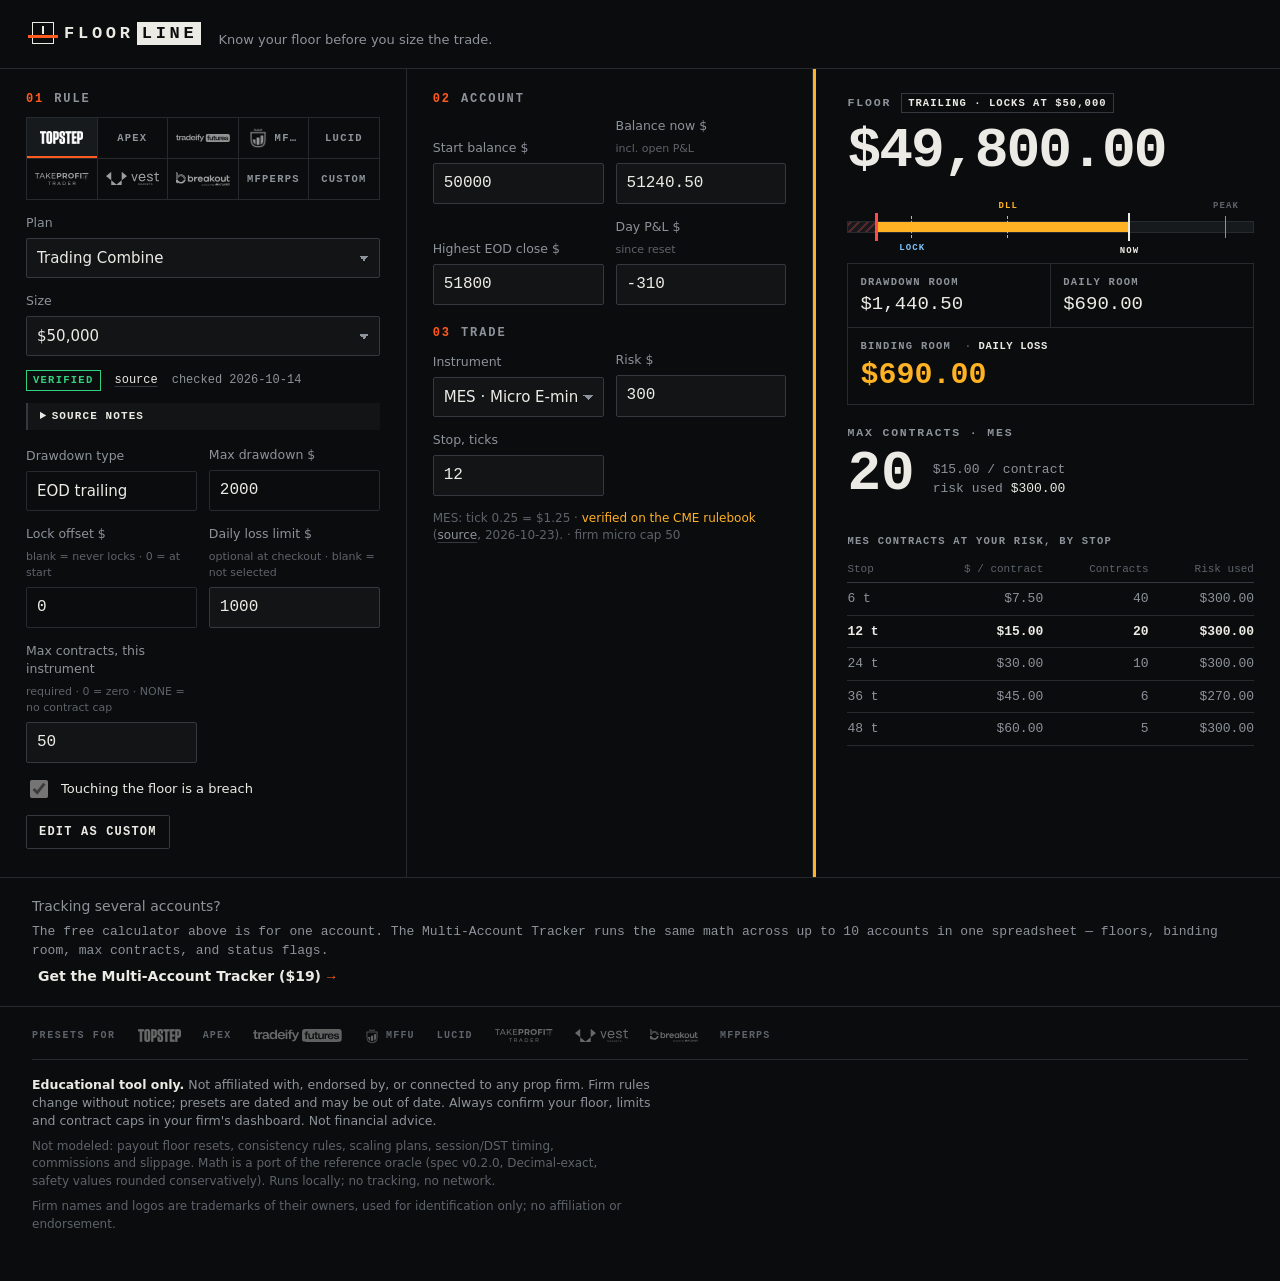
<file: index.html>
<!doctype html>
<html lang="en">
<head>
<meta charset="utf-8">
<meta name="viewport" content="width=device-width, initial-scale=1">
<meta name="color-scheme" content="dark">
<meta name="description" content="Floorline: prop firm drawdown floor, remaining room and position size calculator. Runs entirely in your browser.">
<title>Floorline · prop drawdown floor & size calculator</title>
<link rel="icon" href="data:image/svg+xml,%3Csvg xmlns='http://www.w3.org/2000/svg' viewBox='0 0 16 16'%3E%3Crect width='16' height='16' fill='%230b0c0d'/%3E%3Crect x='2' y='10' width='12' height='2' fill='%23ff5b1f'/%3E%3Crect x='7' y='3' width='2' height='6' fill='%23eceae4'/%3E%3C/svg%3E">
<link rel="stylesheet" href="css/app.css">
</head>
<body>
<header class="top">
  <a class="brand" href="#" aria-label="Floorline home">
    <span class="mark" aria-hidden="true"><i></i></span>
    <span class="word">FLOOR<b>LINE</b></span>
  </a>
  <p class="tag">Know your floor before you size the trade.</p>
</header>

<main class="grid">
  <section class="panel rule" aria-labelledby="h-rule">
    <h2 id="h-rule"><span class="num">01</span>Rule</h2>
    <div id="firmChips" class="firms" role="radiogroup" aria-label="Firm"></div>
    <div class="row3">
      <label class="firmSel">Firm<select id="firm"></select></label>
      <label>Plan<select id="plan"></select></label>
      <label>Size<select id="size"></select></label>
    </div>
    <div id="presetMeta" class="meta"></div>
    <div id="ruleNote" class="note" hidden></div>
    <details id="srcNote" class="src" hidden><summary>Source notes</summary><p></p></details>
    <fieldset id="ruleFields" class="fields">
      <legend class="sr">Rule fields</legend>
      <label data-f="type">Drawdown type
        <select id="ddType">
          <option value="eod_trailing">EOD trailing</option>
          <option value="intraday_trailing">Intraday trailing</option>
          <option value="static">Static</option>
        </select></label>
      <label data-f="dd">Max drawdown $<input id="ddAmt" inputmode="decimal" autocomplete="off"></label>
      <label data-f="lock">Lock offset $ <small>blank = never locks · 0 = at start</small><input id="lockOff" inputmode="decimal" autocomplete="off"></label>
      <label data-f="dll">Daily loss limit $ <small>blank = none</small><input id="dll" inputmode="decimal" autocomplete="off"></label>
      <label data-f="dllpct" hidden>DLL rate<select id="dllPct"></select></label>
      <label data-f="dllbasis" hidden>Balance at last DLL reset $<input id="dllBasis" inputmode="decimal" autocomplete="off"></label>
      <label data-f="cap">Max contracts, this instrument <small>required · 0 = zero · NONE = no contract cap</small><input id="cap" inputmode="text" autocomplete="off"></label>
      <label data-f="touch" class="check"><input type="checkbox" id="touch" checked> Touching the floor is a breach</label>
    </fieldset>
    <div class="ruleActions"><button id="toCustom" type="button" class="ghost">Edit as custom</button></div>
  </section>

  <section class="panel acct" aria-labelledby="h-acct">
    <h2 id="h-acct"><span class="num">02</span>Account</h2>
    <div class="row2">
      <label>Start balance $<input id="start" inputmode="decimal" autocomplete="off"></label>
      <label>Balance now $ <small>incl. open P&L</small><input id="bal" inputmode="decimal" autocomplete="off"></label>
      <label><span id="peakLbl">Highest EOD close $</span><input id="peak" inputmode="decimal" autocomplete="off"></label>
      <label>Day P&L $ <small>since reset</small><input id="pnl" inputmode="decimal" autocomplete="off"></label>
    </div>
    <h2 class="sub"><span class="num">03</span>Trade</h2>
    <div class="row2">
      <label>Instrument<select id="inst"></select></label>
      <label>Risk $<input id="risk" inputmode="decimal" autocomplete="off"></label>
      <label data-fut>Stop, ticks<input id="ticks" inputmode="numeric" autocomplete="off"></label>
      <label data-cry hidden>Entry<input id="entry" inputmode="decimal" autocomplete="off"></label>
      <label data-cry hidden>Stop price<input id="stopPx" inputmode="decimal" autocomplete="off"></label>
      <label data-cry hidden>Qty step<input id="step" inputmode="decimal" autocomplete="off"></label>
    </div>
    <p id="instNote" class="fine"></p>
  </section>

  <section class="panel out" aria-labelledby="h-out" aria-live="polite">
    <h2 id="h-out" class="sr">Result</h2>
    <div id="err" class="err" hidden></div>
    <div class="hero">
      <div class="lbl">Floor <span id="lockBadge" class="pill"></span></div>
      <div id="floor" class="big">—</div>
    </div>
    <div id="gauge" class="gauge" aria-hidden="true">
      <div class="rail"><div class="danger"></div><div id="gFill" class="fill"></div>
        <div id="gDll" class="mk dllmk"><span>DLL</span></div>
        <div id="gLock" class="mk lockmk"><span>LOCK</span></div>
        <div id="gStart" class="mk startmk"><span>START</span></div>
        <div id="gPeak" class="mk peakmk"><span>PEAK</span></div>
        <div id="gFloor" class="mk floormk"></div>
        <div id="gEq" class="mk eqmk"><span>NOW</span></div>
      </div>
    </div>
    <dl class="stats">
      <div><dt>Drawdown room</dt><dd id="ddRoom">—</dd></div>
      <div><dt>Daily room</dt><dd id="dRoom">—</dd></div>
      <div class="bind"><dt>Binding room <span id="bindBy" class="by"></span></dt><dd id="bRoom">—</dd></div>
    </dl>
    <div class="size">
      <div class="lbl" id="sizeLbl">Max contracts</div>
      <div class="sizeRow"><div id="contracts" class="big2">—</div><div id="sizeDetail" class="detail"></div></div>
      <div id="flags" class="flags"></div>
    </div>
    <table class="quick" id="quick"><caption id="quickCap">Contracts by stop</caption><thead><tr><th>Stop</th><th>$ / contract</th><th>Contracts</th><th>Risk used</th></tr></thead><tbody></tbody></table>
  </section>
</main>

<aside id="trackerCta" class="cta" hidden>
  <a id="trackerLink" href="#" rel="noopener">Tracking several accounts?<br><span style="font-size:13px;color:var(--mut);">The free calculator above is for one account. The Multi-Account Tracker runs the same math across up to 10 accounts in one spreadsheet — floors, binding room, max contracts, and status flags.</span><br><b>Get the Multi-Account Tracker ($19)</b> <span aria-hidden="true">→</span></a>
</aside>

<footer class="foot">
  <div class="strip" aria-label="Firms with presets"><span class="stripLbl">Presets for</span><div id="logoStrip" class="stripRow"></div></div>
  <p><strong>Educational tool only.</strong> Not affiliated with, endorsed by, or connected to any prop firm. Firm rules change without notice; presets are dated and may be out of date. Always confirm your floor, limits and contract caps in your firm's dashboard. Not financial advice.</p>
  <p class="fine">Not modeled: payout floor resets, consistency rules, scaling plans, session/DST timing, commissions and slippage. Math is a port of the reference oracle (spec v0.2.0, Decimal-exact, safety values rounded conservatively). Runs locally; no tracking, no network.</p>
  <p class="fine">Firm names and logos are trademarks of their owners, used for identification only; no affiliation or endorsement.</p>
</footer>

<script src="js/decimal.js"></script>
<script src="js/oracle.js"></script>
<script src="js/config.js"></script>
<script src="js/data.js"></script>
<script src="js/selector.js"></script>
<script src="js/app.js"></script>
</body>
</html>
</file>
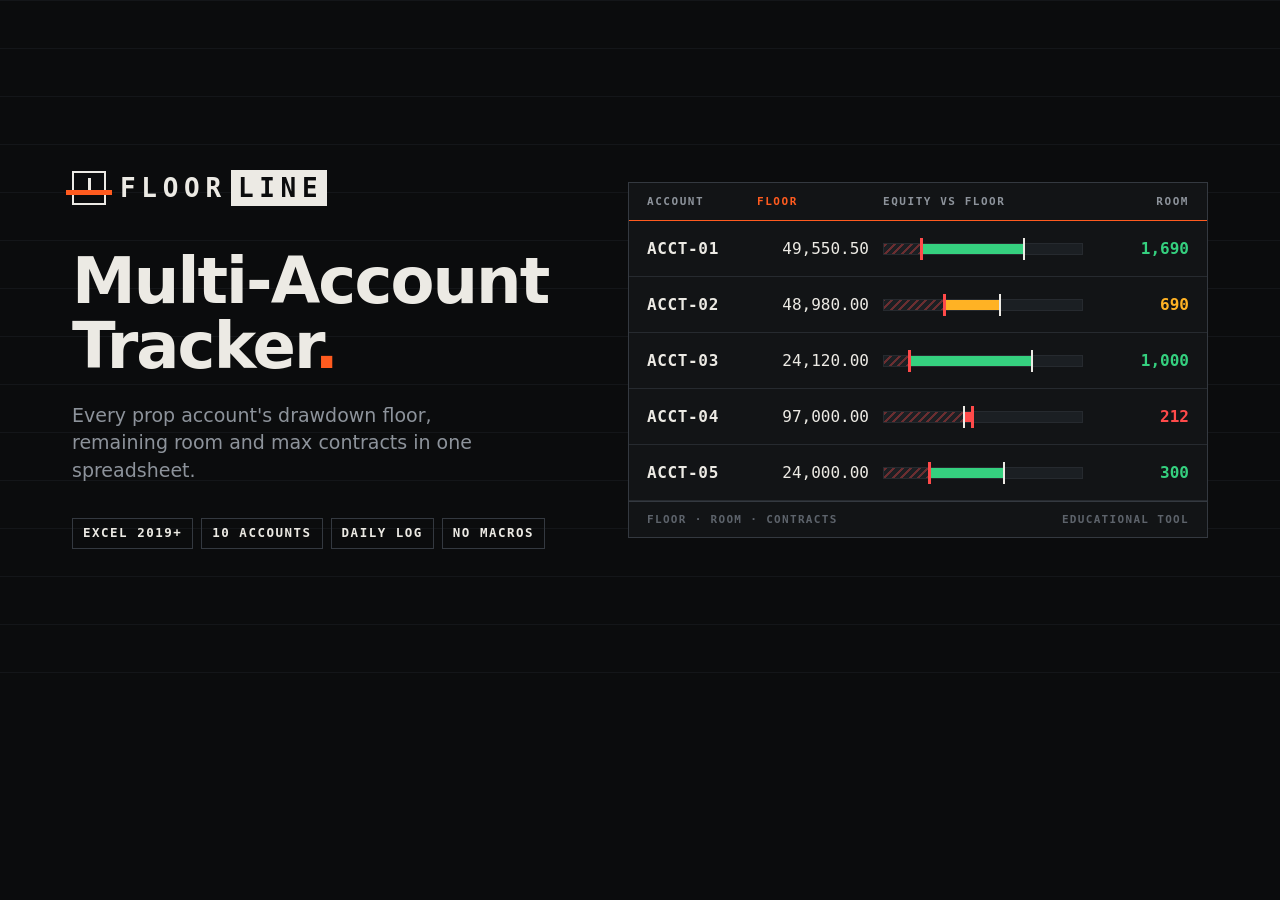
<file: tracker/cover/cover.html>
<!doctype html>
<html lang="en"><head><meta charset="utf-8">
<title>Floorline Multi-Account Tracker — cover</title>
<!-- Render: cover.html (1280x720) and cover.html#thumb (600x600) via tracker/cover/render.sh. System/mono fonts only. -->
<style>
:root{--bg:#0b0c0d;--panel:#121416;--line:#262a2f;--line2:#343940;--ink:#eceae4;--mut:#8d939b;--dim:#5d636b;--brand:#ff5b1f;--g:#35d07f;--a:#ffb224;--r:#ff4a4a;
--mono:ui-monospace,"SF Mono",Menlo,Consolas,"DejaVu Sans Mono","Liberation Mono",monospace;--sans:system-ui,-apple-system,"Segoe UI",Roboto,Arial,sans-serif}
*{box-sizing:border-box;margin:0}
html,body{background:var(--bg);color:var(--ink);overflow:hidden}
.c{position:relative;width:1280px;height:720px;padding:64px 72px;display:grid;grid-template-columns:500px 1fr;gap:56px;align-items:center}
.c::before{content:"";position:absolute;inset:0;background:linear-gradient(var(--line) 1px,transparent 1px) 0 0/100% 48px;opacity:.35}
.c>*{position:relative}
.brand{display:flex;align-items:center;gap:14px}
.mark{position:relative;width:34px;height:34px;border:2px solid var(--ink)}
.mark i{position:absolute;left:-8px;right:-8px;bottom:8px;height:5px;background:var(--brand)}
.mark::before{content:"";position:absolute;left:14px;top:5px;width:3px;height:12px;background:var(--ink)}
.word{font:700 26px/1 var(--mono);letter-spacing:.22em}
.word b{color:var(--bg);background:var(--ink);padding:3px 4px 3px 7px;margin-left:4px}
h1{font:700 64px/1.02 var(--sans);letter-spacing:-.03em;margin:44px 0 22px}
h1 span{color:var(--brand)}
.sub{font:500 19px/1.45 var(--sans);color:var(--mut);max-width:440px}
.tags{display:flex;gap:8px;margin-top:34px;flex-wrap:wrap}
.tags span{font:600 12.5px/1 var(--mono);letter-spacing:.12em;text-transform:uppercase;border:1px solid var(--line2);padding:8px 10px;color:var(--ink)}
/* visual */
.v{border:1px solid var(--line2);background:var(--panel)}
.vh,.row{display:grid;grid-template-columns:96px 112px 1fr 92px;gap:14px;align-items:center;padding:0 18px}
.vh{height:38px;border-bottom:1px solid var(--brand);font:600 11px/1 var(--mono);letter-spacing:.14em;color:var(--mut);text-transform:uppercase}
.vh .fl{color:var(--brand)}
.row{height:56px;border-bottom:1px solid var(--line);font:500 16px/1 var(--mono);font-variant-numeric:tabular-nums}
.row:last-child{border-bottom:0}
.id{color:var(--ink);font-weight:700;letter-spacing:.04em}
.fv{text-align:right;color:var(--ink)}
.bar{position:relative;height:12px;background:#1b1f23;border:1px solid var(--line)}
.bar .d{position:absolute;left:0;top:0;bottom:0;background:repeating-linear-gradient(-45deg,rgba(255,74,74,.35) 0 2px,transparent 2px 6px)}
.bar .f{position:absolute;top:-6px;bottom:-6px;width:3px;background:var(--r)}
.bar .x{position:absolute;top:0;bottom:0}
.bar .n{position:absolute;top:-6px;bottom:-6px;width:2px;background:var(--ink)}
.rm{text-align:right;font-weight:700}
.g{color:var(--g)}.a{color:var(--a)}.r{color:var(--r)}
.row.br{background:#3a0b0b}
.row.br .rm{font:700 12px/1 var(--mono);letter-spacing:.1em}
.foot{display:flex;justify-content:space-between;padding:12px 18px;border-top:1px solid var(--line2);font:600 11px/1 var(--mono);letter-spacing:.12em;color:var(--dim);text-transform:uppercase}
/* thumbnail */
body.thumb .c{width:600px;height:600px;padding:44px 40px;grid-template-columns:1fr;gap:28px;align-content:center}
body.thumb h1{font-size:44px;margin:30px 0 0}
body.thumb .sub,body.thumb .tags,body.thumb .foot,body.thumb .vh>:nth-child(2),body.thumb .row>:nth-child(2){display:none}
body.thumb .vh,body.thumb .row{grid-template-columns:86px 1fr 92px}
body.thumb .row{height:48px}
body.thumb .row:nth-child(n+5){display:none}
body.thumb .word{font-size:22px}
</style></head>
<body><script>if(location.hash==="#thumb")document.body.className="thumb"</script>
<div class="c">
  <div>
    <div class="brand"><span class="mark"><i></i></span><span class="word">FLOOR<b>LINE</b></span></div>
    <h1>Multi-Account<br>Tracker<span>.</span></h1>
    <p class="sub">Every prop account's drawdown floor, remaining room and max contracts in one spreadsheet.</p>
    <div class="tags"><span>Excel 2019+</span><span>10 accounts</span><span>Daily log</span><span>No macros</span></div>
  </div>
  <div class="v" aria-hidden="true">
    <div class="vh"><span>Account</span><span class="fl">Floor</span><span>Equity vs floor</span><span style="text-align:right">Room</span></div>
    <div class="row"><span class="id">ACCT-01</span><span class="fv">49,550.50</span><div class="bar"><div class="d" style="width:18%"></div><div class="x" style="left:18%;width:52%;background:var(--g)"></div><div class="f" style="left:18%"></div><div class="n" style="left:70%"></div></div><span class="rm g">1,690</span></div>
    <div class="row"><span class="id">ACCT-02</span><span class="fv">48,980.00</span><div class="bar"><div class="d" style="width:30%"></div><div class="x" style="left:30%;width:28%;background:var(--a)"></div><div class="f" style="left:30%"></div><div class="n" style="left:58%"></div></div><span class="rm a">690</span></div>
    <div class="row"><span class="id">ACCT-03</span><span class="fv">24,120.00</span><div class="bar"><div class="d" style="width:12%"></div><div class="x" style="left:12%;width:62%;background:var(--g)"></div><div class="f" style="left:12%"></div><div class="n" style="left:74%"></div></div><span class="rm g">1,000</span></div>
    <div class="row"><span class="id">ACCT-04</span><span class="fv">97,000.00</span><div class="bar"><div class="d" style="width:44%"></div><div class="x" style="left:40%;width:4%;background:var(--r)"></div><div class="f" style="left:44%"></div><div class="n" style="left:40%"></div></div><span class="rm r">212</span></div>
    <div class="row"><span class="id">ACCT-05</span><span class="fv">24,000.00</span><div class="bar"><div class="d" style="width:22%"></div><div class="x" style="left:22%;width:38%;background:var(--g)"></div><div class="f" style="left:22%"></div><div class="n" style="left:60%"></div></div><span class="rm g">300</span></div>
    <div class="foot"><span>Floor · Room · Contracts</span><span>Educational tool</span></div>
  </div>
</div></body></html>
</file>
<file: css/app.css>
/* Floorline — instrument-panel aesthetic. System + monospace stacks only. */
:root {
  --bg: #0b0c0d; --panel: #121416; --panel2: #171a1d; --line: #262a2f; --line2: #343940;
  --ink: #eceae4; --mut: #8d939b; --dim: #5d636b;
  --brand: #ff5b1f; --green: #35d07f; --amber: #ffb224; --red: #ff4a4a; --lock: #7cc4ff;
  --lvl: var(--mut);
  --sans: system-ui, -apple-system, "Segoe UI", Roboto, "Helvetica Neue", Arial, sans-serif;
  --mono: ui-monospace, "SF Mono", SFMono-Regular, Menlo, Consolas, "Liberation Mono", monospace;
  color-scheme: dark;
}
* { box-sizing: border-box; }
html { -webkit-text-size-adjust: 100%; }
body { margin: 0; background: var(--bg); color: var(--ink); font: 15px/1.45 var(--sans); }
a { color: var(--ink); text-decoration-color: var(--line2); text-underline-offset: 3px; }
a:hover { text-decoration-color: var(--brand); }
.sr { position: absolute; width: 1px; height: 1px; overflow: hidden; clip: rect(0 0 0 0); }

/* header / logo */
.top { display: flex; flex-wrap: wrap; align-items: baseline; gap: 6px 18px; padding: 18px 16px 14px; border-bottom: 1px solid var(--line); }
.brand { display: inline-flex; align-items: center; gap: 10px; text-decoration: none; }
.mark { position: relative; width: 22px; height: 22px; border: 1.5px solid var(--ink); }
.mark i { position: absolute; left: -5px; right: -5px; bottom: 5px; height: 3px; background: var(--brand); }
.mark::before { content: ""; position: absolute; left: 8.5px; top: 3px; width: 2px; height: 8px; background: var(--ink); }
.word { font: 700 17px/1 var(--mono); letter-spacing: .22em; }
.word b { font-weight: 700; color: var(--bg); background: var(--ink); padding: 2px 3px 2px 5px; margin-left: 3px; }
.tag { margin: 0; color: var(--mut); font-size: 13px; }

/* layout */
.grid { display: grid; gap: 1px; background: var(--line); grid-template-columns: 1fr; }
.panel { background: var(--bg); padding: 18px 16px 20px; min-width: 0; }
.out { order: -1; }   /* mobile: the answer first, inputs below */
.rule { order: -2; }
h2 { margin: 0 0 12px; font: 600 12px/1 var(--mono); letter-spacing: .16em; text-transform: uppercase; color: var(--mut); display: flex; gap: 10px; align-items: center; }
h2.sub { margin-top: 22px; }
.num { color: var(--brand); }

/* forms */
label { display: flex; flex-direction: column; gap: 6px; font-size: 12.5px; color: var(--mut); min-width: 0; }
label small { color: var(--dim); font-size: 11px; }
input, select {
  font: 500 16px/1.2 var(--mono); font-variant-numeric: tabular-nums; color: var(--ink);
  background: var(--panel); border: 1px solid var(--line2); border-radius: 2px; padding: 10px 10px; width: 100%; min-width: 0;
}
select { font-family: var(--sans); font-size: 15px; appearance: none; background-image: linear-gradient(45deg, transparent 50%, var(--mut) 50%), linear-gradient(135deg, var(--mut) 50%, transparent 50%); background-position: calc(100% - 15px) 52%, calc(100% - 10px) 52%; background-size: 5px 5px; background-repeat: no-repeat; padding-right: 26px; }
input:focus, select:focus { outline: none; border-color: var(--ink); box-shadow: 0 0 0 1px var(--ink); }
input:disabled, select:disabled { background: transparent; border-color: var(--line); color: var(--ink); opacity: 1; -webkit-text-fill-color: var(--ink); }
label.check { flex-direction: row; align-items: center; gap: 10px; font-size: 13px; color: var(--ink); grid-column: 1 / -1; }
label.check input { width: 18px; height: 18px; accent-color: var(--brand); }
.row3, .row2, .fields { display: grid; gap: 14px 12px; grid-template-columns: 1fr 1fr; align-items: end; }
.firmSel { display: none !important; }
.fields { border: 0; padding: 0; margin: 16px 0 0; }
label.flag input, label.flag select { border-color: var(--amber); border-style: dashed; }
.flagtag { font: 600 10px/1 var(--mono); font-style: normal; letter-spacing: .08em; text-transform: uppercase; color: var(--amber); }
[hidden] { display: none !important; }

.meta { display: flex; flex-wrap: wrap; gap: 6px 14px; align-items: center; margin-top: 14px; font: 12px/1.3 var(--mono); color: var(--mut); }
.badge { font: 700 10.5px/1 var(--mono); letter-spacing: .12em; text-transform: uppercase; padding: 4px 6px; border: 1px solid; }
.badge.verified { color: var(--green); }
.badge.partial { color: var(--amber); }
.badge.custom_only, .badge.custom { color: var(--mut); }
.note { margin: 12px 0 0; padding: 10px 12px; border-left: 2px solid var(--amber); background: var(--panel); font-size: 12.5px; color: var(--ink); }
.note.quiet { border-left-color: var(--line2); color: var(--mut); }
.ruleActions { margin-top: 14px; }
button.ghost { font: 600 12px/1 var(--mono); letter-spacing: .1em; text-transform: uppercase; color: var(--ink); background: none; border: 1px solid var(--line2); padding: 10px 12px; cursor: pointer; border-radius: 2px; }
button.ghost:hover { border-color: var(--ink); }
.fine { color: var(--dim); font-size: 12px; margin: 14px 0 0; }
.fine a { color: var(--mut); }
.ind { color: var(--amber); }

/* output */
.out { --lvl: var(--mut); position: relative; }
.out[data-level="green"] { --lvl: var(--green); }
.out[data-level="amber"] { --lvl: var(--amber); }
.out[data-level="red"] { --lvl: var(--red); }
.out::before { content: ""; position: absolute; left: 0; top: 0; bottom: 0; width: 3px; background: var(--lvl); transition: background-color .5s; }
.lbl { font: 600 11.5px/1 var(--mono); letter-spacing: .16em; text-transform: uppercase; color: var(--mut); display: flex; flex-wrap: wrap; align-items: center; gap: 10px; }
.big { font: 600 clamp(38px, 11.5vw, 60px)/1.02 var(--mono); font-variant-numeric: tabular-nums; letter-spacing: -.035em; margin: 10px 0 2px; white-space: nowrap; }
.big.tick { animation: settle .5s ease-out; }
@keyframes settle { 0% { color: var(--brand); } 100% { color: var(--ink); } }
.pill { font: 600 10.5px/1 var(--mono); letter-spacing: .1em; padding: 4px 6px; border: 1px solid var(--line2); color: var(--ink); }
.pill:empty { display: none; }
.pill.lock { color: var(--lock); border-color: var(--lock); }
.pill.red { color: var(--bg); background: var(--red); border-color: var(--red); }
.err { margin: 0 0 14px; padding: 10px 12px; border: 1px solid var(--red); color: var(--ink); font-size: 13px; }
.err b { color: var(--red); font: 700 11px var(--mono); letter-spacing: .1em; margin-right: 6px; }

/* gauge */
.gauge { margin: 22px 0 30px; padding-top: 18px; transition: opacity .3s; }
.gauge.off { opacity: .25; }
.rail { position: relative; height: 12px; background: var(--panel2); border: 1px solid var(--line); }
.danger { position: absolute; left: 0; top: 0; bottom: 0; background: repeating-linear-gradient(-45deg, rgba(255,74,74,.28) 0 2px, transparent 2px 6px); transition: width .45s cubic-bezier(.2,.7,.2,1); }
.fill { position: absolute; top: 0; bottom: 0; background: var(--lvl); transition: left .45s cubic-bezier(.2,.7,.2,1), width .45s cubic-bezier(.2,.7,.2,1), background-color .5s; }
.mk { position: absolute; top: -6px; bottom: -6px; width: 0; border-left: 1px solid var(--mut); transition: left .45s cubic-bezier(.2,.7,.2,1); }
.mk span { position: absolute; top: -14px; left: 0; transform: translateX(-50%); font: 600 9px/1 var(--mono); letter-spacing: .12em; color: var(--mut); white-space: nowrap; }
.floormk { border-left: 3px solid var(--red); margin-left: -1px; top: -9px; bottom: -9px; }
.eqmk { border-left: 2px solid var(--ink); top: -9px; bottom: -9px; }
.eqmk span { top: auto; bottom: -15px; color: var(--ink); }
.peakmk span, .startmk span { color: var(--dim); }
.startmk { border-left-style: dotted; }
.lockmk { border-left: 1px dashed var(--lock); }
.lockmk span { color: var(--lock); top: auto; bottom: -15px; }
.dllmk { border-left: 1px dashed var(--amber); }
.dllmk span { color: var(--amber); }

.stats { display: grid; grid-template-columns: 1fr 1fr; gap: 1px; background: var(--line); border: 1px solid var(--line); margin: 0; }
.stats > div { background: var(--bg); padding: 12px; }
.stats dt { font: 600 10.5px/1.2 var(--mono); letter-spacing: .12em; text-transform: uppercase; color: var(--mut); }
.stats dd { margin: 6px 0 0; font: 500 19px/1.1 var(--mono); font-variant-numeric: tabular-nums; }
.stats .bind { grid-column: 1 / -1; }
.stats .bind dd { font-size: 30px; font-weight: 600; color: var(--lvl); transition: color .5s; }
.by { color: var(--ink); margin-left: 6px; letter-spacing: .06em; }
.by:not(:empty)::before { content: "· "; color: var(--dim); }

.size { margin-top: 22px; }
.sizeRow { display: flex; align-items: flex-end; gap: 18px; margin-top: 8px; }
.big2 { font: 600 56px/1 var(--mono); font-variant-numeric: tabular-nums; }
.big2.statusWord { font: 600 22px/1.25 var(--mono); letter-spacing: 0; }
.detail { font: 13px/1.45 var(--mono); color: var(--mut); padding-bottom: 4px; }
.detail b { color: var(--ink); font-weight: 500; }
.flags { display: flex; flex-wrap: wrap; gap: 8px; margin-top: 12px; }
.flagchip { font: 12px/1.2 var(--mono); padding: 6px 8px; border: 1px solid var(--amber); color: var(--ink); }
.flagchip b { color: var(--amber); letter-spacing: .08em; margin-right: 4px; }

.quick { width: 100%; border-collapse: collapse; margin-top: 22px; font: 13px/1.2 var(--mono); font-variant-numeric: tabular-nums; }
.quick caption { text-align: left; font: 600 10.5px/1 var(--mono); letter-spacing: .12em; text-transform: uppercase; color: var(--mut); padding-bottom: 10px; }
.quick th { text-align: right; font-weight: 500; color: var(--dim); font-size: 11px; padding: 6px 0; border-bottom: 1px solid var(--line2); }
.quick td { text-align: right; padding: 8px 0; border-bottom: 1px solid var(--line); }
.quick th:first-child, .quick td:first-child { text-align: left; }
.quick tr.cur td { color: var(--ink); font-weight: 700; }
.quick tr:not(.cur) td { color: var(--mut); }
.quick sup { color: var(--amber); font-size: 9px; margin-left: 2px; }

.foot { border-top: 1px solid var(--line); padding: 18px 16px 34px; font-size: 12.5px; color: var(--mut); }
.foot p { margin: 0 0 8px; max-width: 78ch; }
.foot strong { color: var(--ink); }

/* desktop */
@media (min-width: 900px) {
  .top { padding: 22px 32px 18px; }
  .grid { grid-template-columns: minmax(0, 1fr) minmax(0, 1fr) minmax(400px, 1.15fr); grid-template-areas: "rule acct out"; min-height: calc(100vh - 140px); }
  .rule { grid-area: rule; } .acct { grid-area: acct; } .out { grid-area: out; }
  .panel { padding: 24px 26px 28px; }
  .out { padding-left: 34px; }
  .row3 { grid-template-columns: 1fr; }
  .row2 { grid-template-columns: 1fr; }
  .foot { padding: 22px 32px 40px; }
}
@media (min-width: 900px) { .big { font-size: clamp(40px, 4.4vw, 64px); } }
@media (min-width: 1200px) { .row2 { grid-template-columns: 1fr 1fr; } }

@media (prefers-reduced-motion: reduce) {
  *, *::before, *::after { transition: none !important; animation: none !important; }
}

details.src { margin: 12px 0 0; font-size: 12.5px; color: var(--mut); border-left: 2px solid var(--line2); padding: 8px 12px; background: var(--panel); }
details.src summary { cursor: pointer; font: 600 11px/1 var(--mono); letter-spacing: .1em; text-transform: uppercase; color: var(--ink); }
details.src p { margin: 8px 0 0; overflow-wrap: anywhere; }

/* firm chips (radiogroup) */
.firms { display: grid; grid-template-columns: repeat(5, minmax(0, 1fr)); gap: 1px; background: var(--line); border: 1px solid var(--line); margin: 0 0 14px; }
.chip { position: relative; height: 44px; display: flex; align-items: center; justify-content: center; padding: 0 8px; background: var(--bg); border: 0; cursor: pointer; color: var(--mut); }
.chip:hover { background: var(--panel); }
.chip:focus-visible { outline: 2px solid var(--ink); outline-offset: -2px; z-index: 1; }
.chip.on { background: var(--panel2); color: var(--ink); }
.chip.on::after { content: ""; position: absolute; left: 0; right: 0; bottom: 0; height: 2px; background: var(--brand); }
img.lg, img.sm { display: block; max-width: 100%; object-fit: contain; filter: grayscale(1) brightness(1.25); }
img.lg { height: 15px; max-height: 15px; opacity: .6; transition: opacity .15s; }
.chip:hover img.lg, .chip.on img.lg { opacity: 1; }
.wm { font: 700 10.5px/1 var(--mono); letter-spacing: .12em; text-transform: uppercase; white-space: nowrap; overflow: hidden; text-overflow: ellipsis; }
.wm.lg { color: inherit; }
@media (min-width: 900px) { .firms { grid-template-columns: repeat(5, minmax(0, 1fr)); } .chip { height: 40px; } }

/* footer logo strip */
.strip { display: flex; flex-wrap: wrap; align-items: center; gap: 10px 22px; padding: 0 0 16px; margin-bottom: 16px; border-bottom: 1px solid var(--line); }
.stripLbl { font: 600 10px/1 var(--mono); letter-spacing: .16em; text-transform: uppercase; color: var(--dim); }
.stripRow { display: flex; flex-wrap: wrap; align-items: center; gap: 12px 22px; }
.si { display: inline-flex; align-items: center; height: 14px; }
img.sm { height: 13px; opacity: .38; }
.wm.sm { color: var(--dim); font-size: 10px; }

/* tracker CTA (hidden until FLOORLINE_CONFIG.TRACKER_URL is set) */
.cta { border-top: 1px solid var(--line); }
.cta a { display: flex; flex-wrap: wrap; gap: 6px; align-items: baseline; padding: 16px; color: var(--mut); text-decoration: none; font-size: 14px; }
.cta a b { color: var(--ink); font-weight: 600; }
.cta a span { color: var(--brand); font-family: var(--mono); }
.cta a:hover b { text-decoration: underline; text-decoration-color: var(--brand); text-underline-offset: 4px; }
@media (min-width: 900px) { .cta a { padding: 18px 32px; } }
img.lg[src*="topstep"] { height: 13px; }
img.lg[src*="myfundedfutures"], img.sm[src*="myfundedfutures"] { height: 22px; max-height: 22px; }
img.sm[src*="myfundedfutures"] { height: 16px; }
img.lg[src*="takeprofit"] { height: 18px; max-height: 18px; }
.mk2 { display: inline-flex; align-items: center; gap: 6px; min-width: 0; }
@media (max-width: 520px) {
  .chip { padding: 0 4px; }
  .chip .wm { letter-spacing: .03em; font-size: 9.5px; }
  .chip .mk2 { gap: 3px; }
  img.lg[src*="myfundedfutures"] { height: 16px; }
}
</file>
